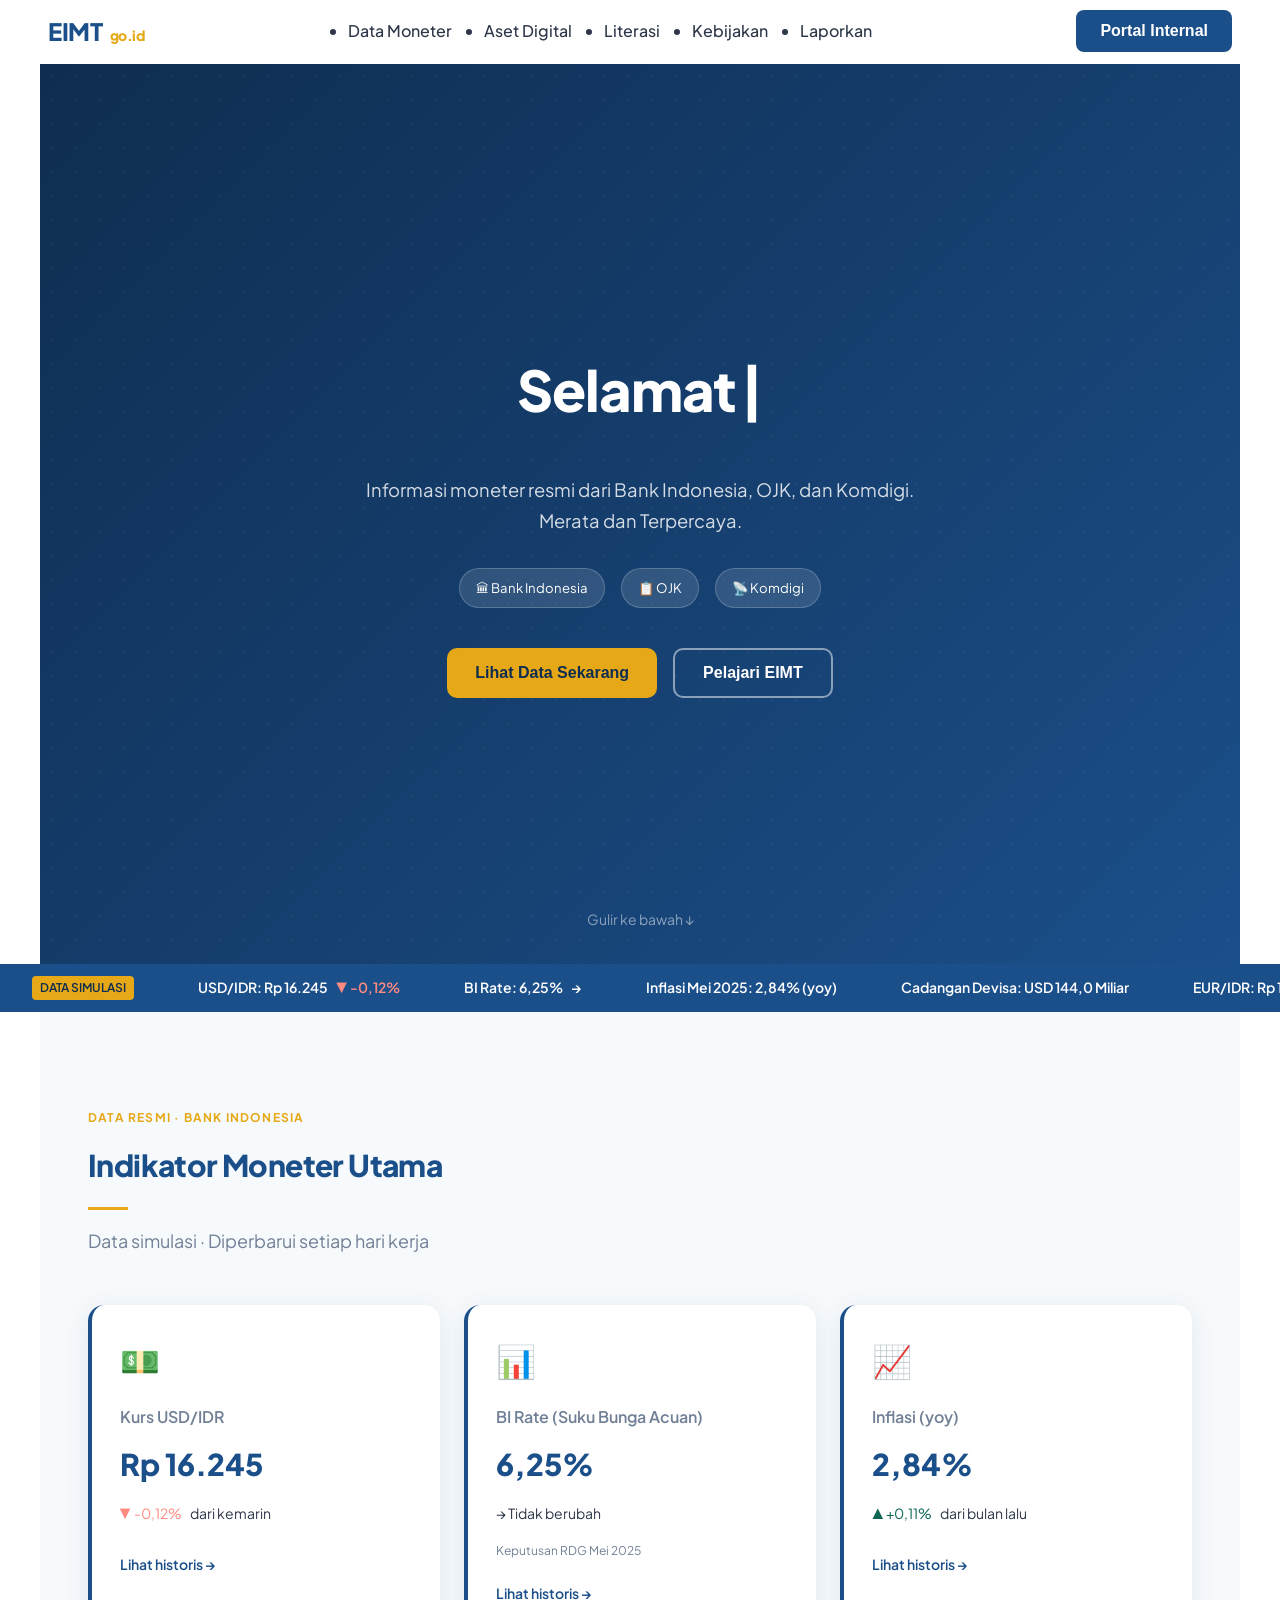
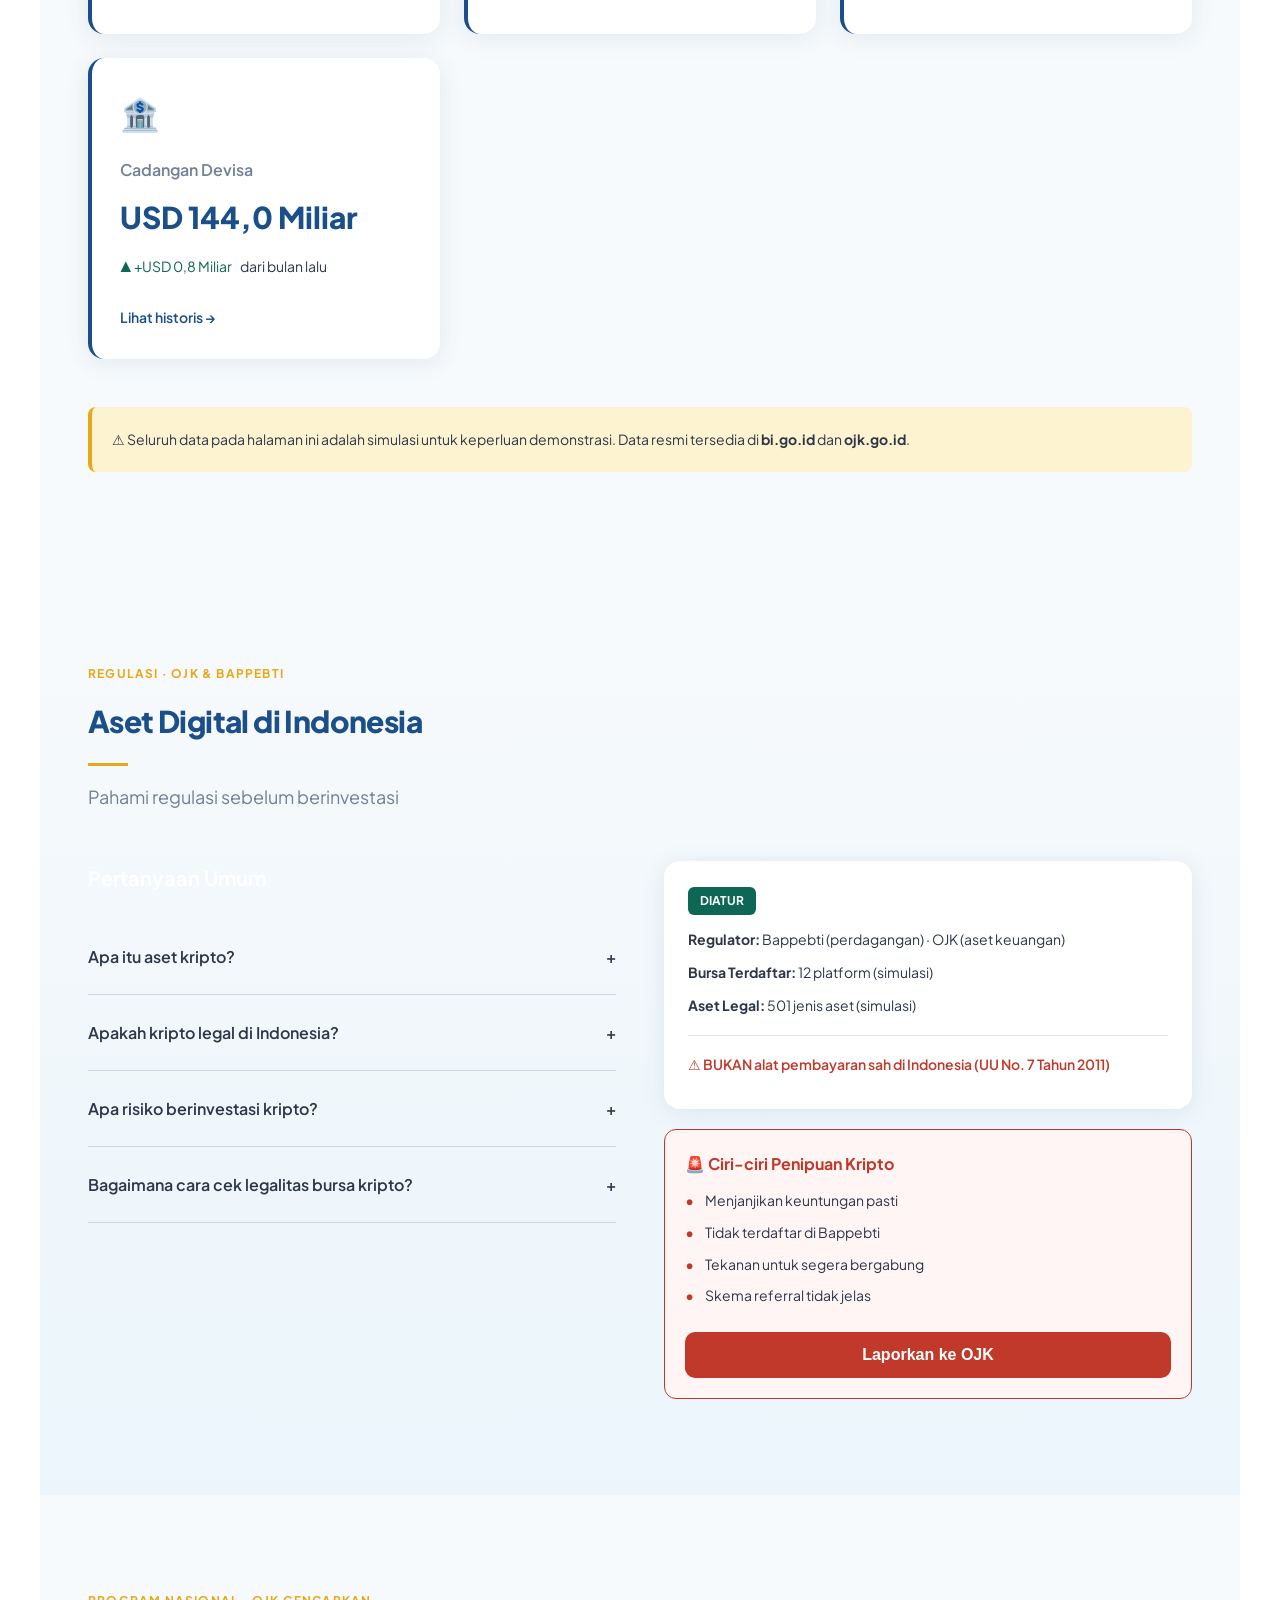
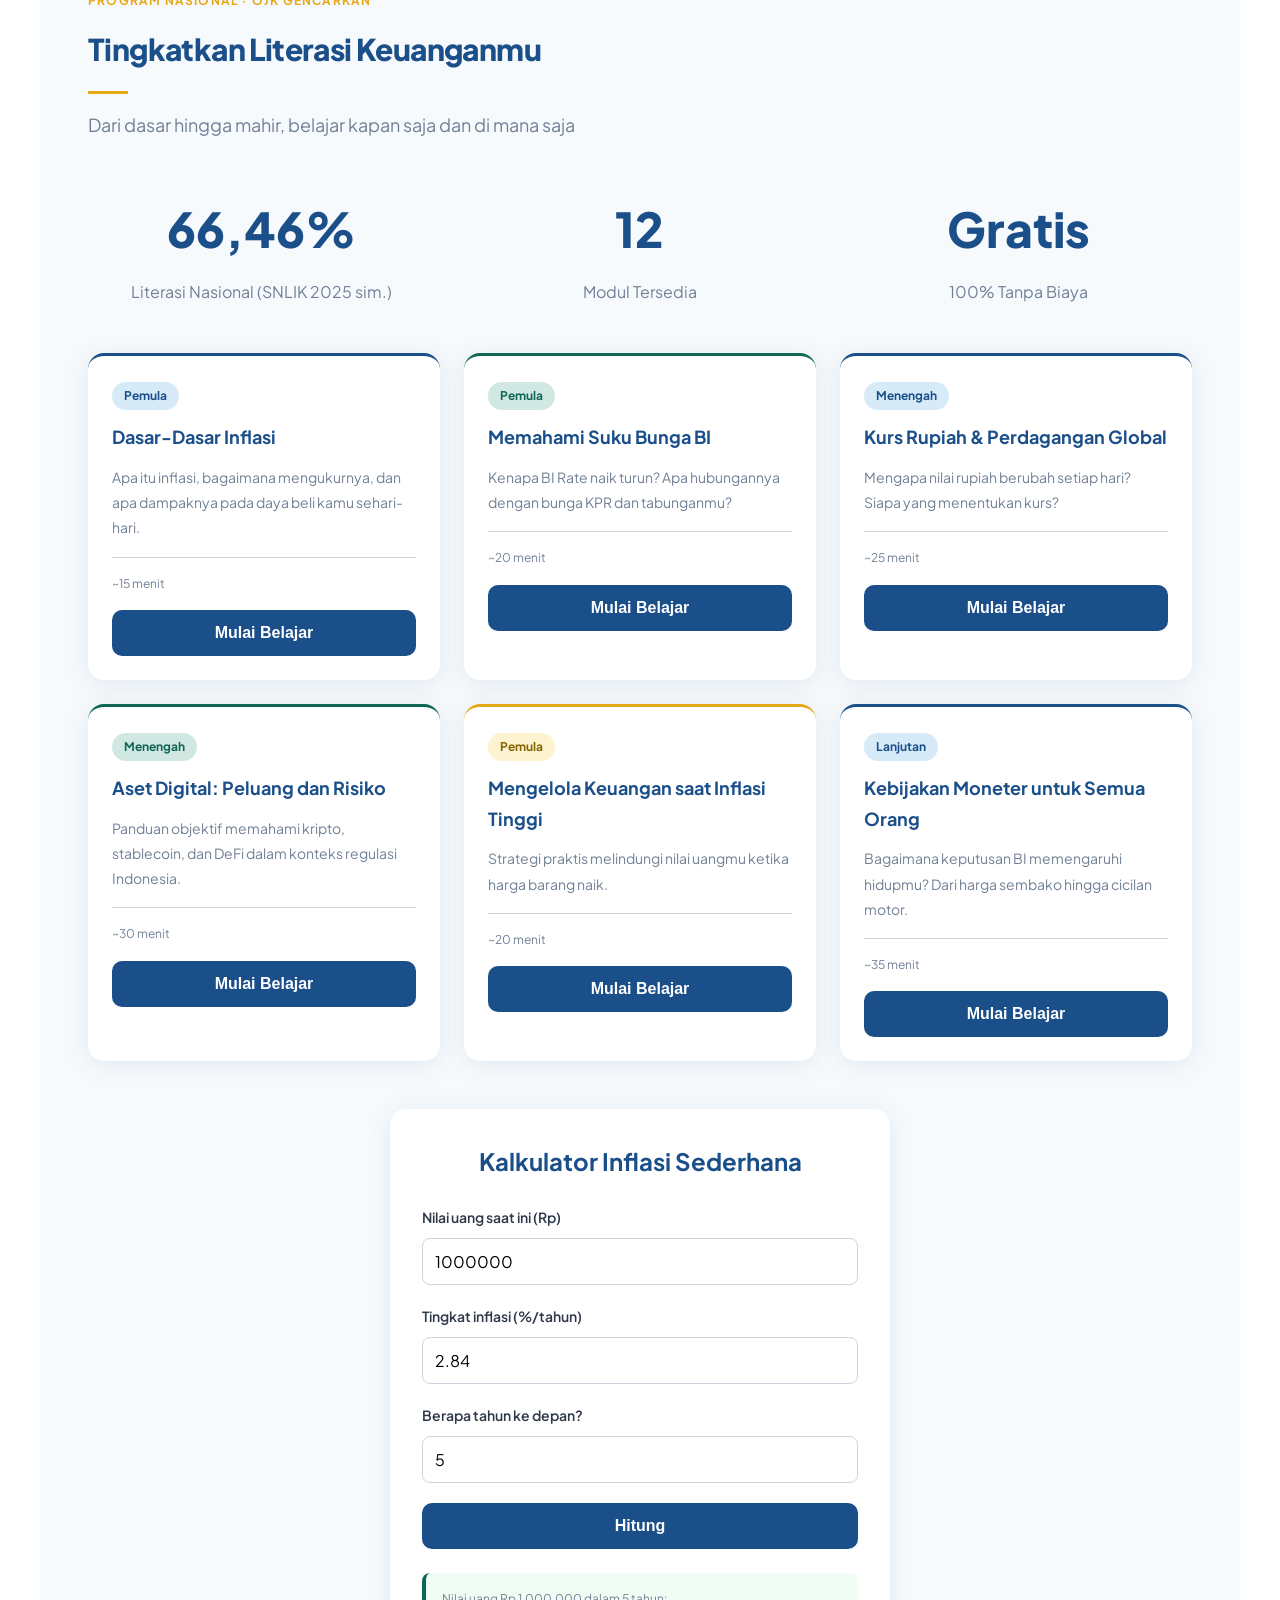
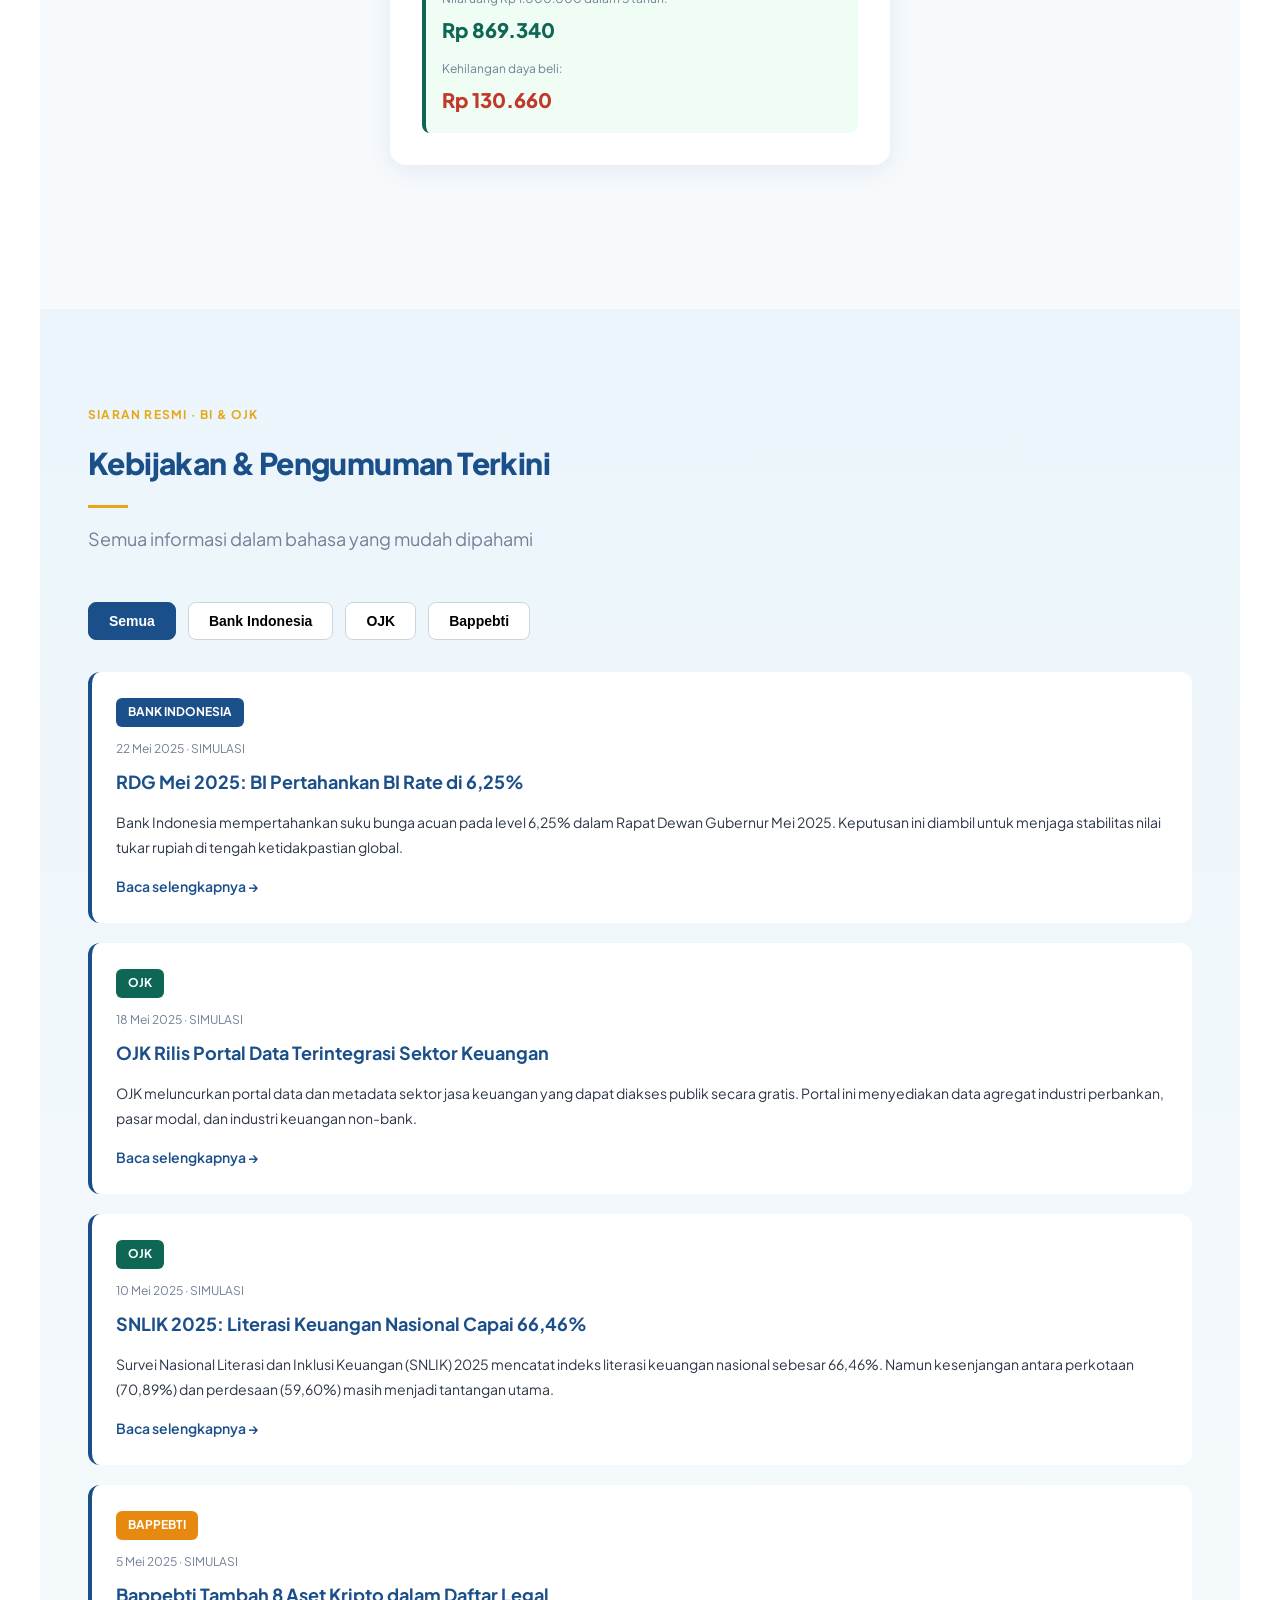
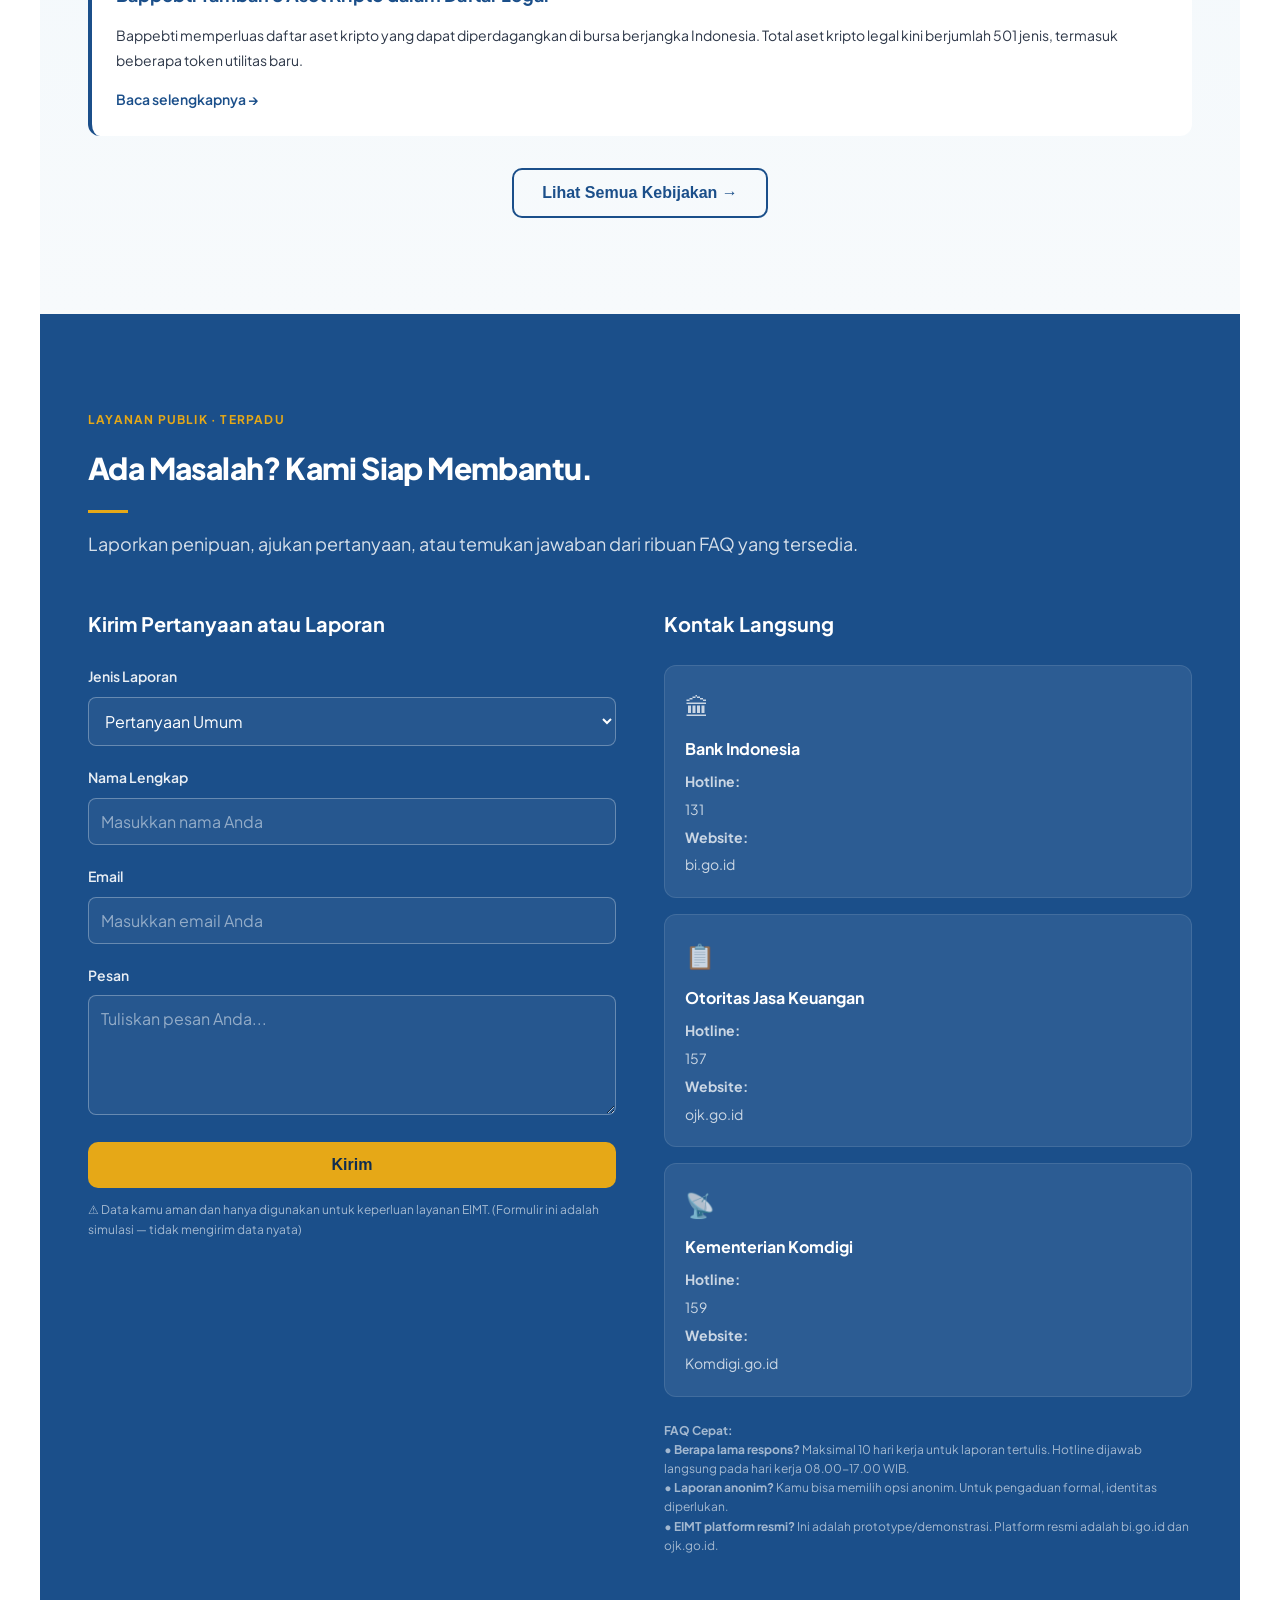
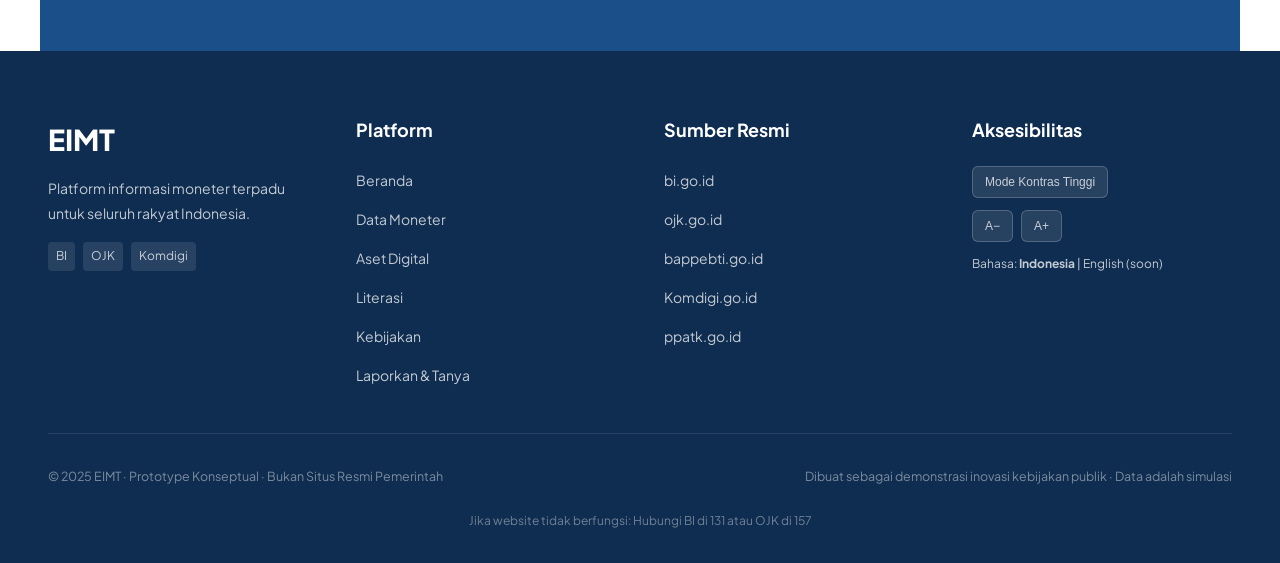
<file: index.html>
<!DOCTYPE html>
<html lang="id">
<head>
  <meta charset="UTF-8">
  <meta name="viewport" content="width=device-width, initial-scale=1.0">
  <title>EIMT — Ekosistem Informasi Moneter Terpadu</title>
  <link href="https://fonts.googleapis.com/css2?family=Plus+Jakarta+Sans:wght@400;500;600;700;800&display=swap" rel="stylesheet">
  <link rel="stylesheet" href="styles.css">
</head>

<body>
  <!-- Scroll Progress Bar -->
  <div class="scroll-progress-bar"></div>

  <!-- NAVBAR -->
  <nav role="navigation" aria-label="Navigasi utama">
    <div class="nav-brand">EIMT <span class="brand-go">go.id</span></div>
    <button class="hamburger" aria-label="Buka menu navigasi" id="hamburgerBtn">
      <span></span><span></span><span></span>
    </button>
    <ul class="nav-links" id="navLinks">
      <li><a href="#data-moneter" class="nav-link">Data Moneter</a></li>
      <li><a href="#aset-digital" class="nav-link">Aset Digital</a></li>
      <li><a href="#literasi" class="nav-link">Literasi</a></li>
      <li><a href="#kebijakan" class="nav-link">Kebijakan</a></li>
      <li><a href="#laporkan" class="nav-link">Laporkan</a></li>
    </ul>
    <button class="portal-btn" id="portalBtn" aria-label="Masuk ke portal internal">
      Portal Internal
    </button>
  </nav>

  <!-- HERO SECTION -->
  <section class="hero" id="hero">
    <div class="hero-content">
      <h1>
        <span id="typewriterText"></span><span class="typewriter-cursor">|</span>
      </h1>
      <p class="hero-subtitle">Informasi moneter resmi dari Bank Indonesia, OJK, dan Komdigi. Merata dan Terpercaya.</p>
      <div class="hero-badges">
        <div class="badge">🏛 Bank Indonesia</div>
        <div class="badge">📋 OJK</div>
        <div class="badge">📡 Komdigi</div>
      </div>
      <div class="hero-cta">
        <button class="btn btn-primary" onclick="smoothScrollTo('#data-moneter')">Lihat Data Sekarang</button>
        <button class="btn btn-secondary" onclick="smoothScrollTo('#literasi')">Pelajari EIMT</button>
      </div>
    </div>
    <div class="scroll-indicator">
      Gulir ke bawah ↓
    </div>
  </section>

  <!-- TICKER -->
  <div class="ticker">
    <div class="ticker-content">
      <div class="ticker-item">
        <span class="ticker-badge">DATA SIMULASI</span>
      </div>
      <div class="ticker-item">
        <span>USD/IDR: Rp 16.245</span>
        <span class="negative">▼ -0,12%</span>
      </div>
      <div class="ticker-item">
        <span>BI Rate: 6,25%</span>
        <span>→</span>
      </div>
      <div class="ticker-item">
        <span>Inflasi Mei 2025: 2,84% (yoy)</span>
      </div>
      <div class="ticker-item">
        <span>Cadangan Devisa: USD 144,0 Miliar</span>
      </div>
      <div class="ticker-item">
        <span>EUR/IDR: Rp 17.680</span>
        <span class="positive">▲ +0,08%</span>
      </div>
      <div class="ticker-item">
        <span>SGD/IDR: Rp 12.105</span>
        <span class="negative">▼ -0,05%</span>
      </div>
      <div class="ticker-item">
        <span>Diperbarui: SIMULASI</span>
      </div>
      <!-- Duplicate for seamless loop -->
      <div class="ticker-item">
        <span class="ticker-badge">DATA SIMULASI</span>
      </div>
      <div class="ticker-item">
        <span>USD/IDR: Rp 16.245</span>
        <span class="negative">▼ -0,12%</span>
      </div>
      <div class="ticker-item">
        <span>BI Rate: 6,25%</span>
        <span>→</span>
      </div>
    </div>
  </div>

  <!-- STATUS BANNER -->
  <div class="status-banner" id="statusBanner"></div>

  <!-- SECTION: DATA MONETER -->
  <section id="data-moneter">
    <div class="section-header">
      <div class="section-label">DATA RESMI · BANK INDONESIA</div>
      <h2 class="section-title">Indikator Moneter Utama</h2>
      <p class="section-subtitle">Data simulasi · Diperbarui setiap hari kerja</p>
    </div>

    <div class="data-grid">
      <div class="data-card" data-delay="0" data-source="live">
        <div class="data-icon">💵</div>
        <h3>Kurs USD/IDR</h3>
        <div class="data-value">Rp 16.245</div>
        <div class="data-change">
          <span class="negative">▼ -0,12%</span>
          <span>dari kemarin</span>
        </div>
        <a href="#" class="data-link">Lihat historis →</a>
      </div>

      <div class="data-card" data-delay="100" data-source="live">
        <div class="data-icon">📊</div>
        <h3>BI Rate (Suku Bunga Acuan)</h3>
        <div class="data-value">6,25%</div>
        <div class="data-change">
          <span>→ Tidak berubah</span>
        </div>
        <p style="font-size: var(--text-xs); color: var(--gray-500); margin: 8px 0;">Keputusan RDG Mei 2025</p>
        <a href="#" class="data-link">Lihat historis →</a>
      </div>

      <div class="data-card" data-delay="200" data-source="live">
        <div class="data-icon">📈</div>
        <h3>Inflasi (yoy)</h3>
        <div class="data-value">2,84%</div>
        <div class="data-change">
          <span class="positive">▲ +0,11%</span>
          <span>dari bulan lalu</span>
        </div>
        <a href="#" class="data-link">Lihat historis →</a>
      </div>

      <div class="data-card" data-delay="300" data-source="live">
        <div class="data-icon">🏦</div>
        <h3>Cadangan Devisa</h3>
        <div class="data-value">USD 144,0 Miliar</div>
        <div class="data-change">
          <span class="positive">▲ +USD 0,8 Miliar</span>
          <span>dari bulan lalu</span>
        </div>
        <a href="#" class="data-link">Lihat historis →</a>
      </div>
    </div>

    <div class="disclaimer-box">
      ⚠ Seluruh data pada halaman ini adalah simulasi untuk keperluan demonstrasi. Data resmi tersedia di <strong>bi.go.id</strong> dan <strong>ojk.go.id</strong>.
    </div>
  </section>

  <!-- SECTION: ASET DIGITAL -->
  <section id="aset-digital">
    <div class="section-header">
      <div class="section-label">REGULASI · OJK & BAPPEBTI</div>
      <h2 class="section-title">Aset Digital di Indonesia</h2>
      <p class="section-subtitle">Pahami regulasi sebelum berinvestasi</p>
    </div>

    <div class="asset-layout">
      <div class="form-section">
        <h3>Pertanyaan Umum</h3>
        <div class="accordion">
          <div class="accordion-item">
            <div class="accordion-header">
              <span>Apa itu aset kripto?</span>
              <span class="accordion-icon">+</span>
            </div>
            <div class="accordion-content">
              <div class="accordion-text">
                Aset kripto adalah aset digital yang menggunakan kriptografi untuk mengamankan transaksi. Di Indonesia, aset kripto diatur oleh Bappebti sebagai komoditas digital, bukan alat pembayaran yang sah.
              </div>
            </div>
          </div>

          <div class="accordion-item">
            <div class="accordion-header">
              <span>Apakah kripto legal di Indonesia?</span>
              <span class="accordion-icon">+</span>
            </div>
            <div class="accordion-content">
              <div class="accordion-text">
                Perdagangan aset kripto legal di Indonesia melalui bursa yang terdaftar di Bappebti. Namun, kripto BUKAN alat pembayaran sah. Bank Indonesia melarang penggunaan kripto sebagai alat bayar.
              </div>
            </div>
          </div>

          <div class="accordion-item">
            <div class="accordion-header">
              <span>Apa risiko berinvestasi kripto?</span>
              <span class="accordion-icon">+</span>
            </div>
            <div class="accordion-content">
              <div class="accordion-text">
                Volatilitas tinggi, risiko kehilangan seluruh modal, potensi penipuan, dan tidak ada jaminan pemerintah. Selalu gunakan bursa terdaftar dan jangan investasikan dana yang tidak mampu hilang.
              </div>
            </div>
          </div>

          <div class="accordion-item">
            <div class="accordion-header">
              <span>Bagaimana cara cek legalitas bursa kripto?</span>
              <span class="accordion-icon">+</span>
            </div>
            <div class="accordion-content">
              <div class="accordion-text">
                Cek daftar bursa kripto legal di situs resmi Bappebti (bappebti.go.id). Jangan percaya platform yang tidak terdaftar.
              </div>
            </div>
          </div>
        </div>
      </div>

      <div class="contact-section">
        <div class="status-card">
          <div class="status-badge">DIATUR</div>
          <div class="status-content">
            <p><strong>Regulator:</strong> Bappebti (perdagangan) · OJK (aset keuangan)</p>
            <p><strong>Bursa Terdaftar:</strong> 12 platform (simulasi)</p>
            <p><strong>Aset Legal:</strong> 501 jenis aset (simulasi)</p>
            <hr style="border: none; border-top: 1px solid rgba(0,0,0,0.1); margin: 16px 0;">
            <p style="color: var(--red); margin-top: 16px; font-weight: 600;">
              ⚠ BUKAN alat pembayaran sah di Indonesia (UU No. 7 Tahun 2011)
            </p>
          </div>
        </div>

        <div class="warning-card">
          <h4>🚨 Ciri-ciri Penipuan Kripto</h4>
          <ul>
            <li>Menjanjikan keuntungan pasti</li>
            <li>Tidak terdaftar di Bappebti</li>
            <li>Tekanan untuk segera bergabung</li>
            <li>Skema referral tidak jelas</li>
          </ul>
          <button class="btn btn-primary" style="width: 100%; margin-top: 16px; background: var(--red); color: white;" onclick="smoothScrollTo('#laporkan')">Laporkan ke OJK</button>
        </div>
      </div>
    </div>
  </section>

  <!-- SECTION: LITERASI KEUANGAN -->
  <section id="literasi">
    <div class="section-header">
      <div class="section-label">PROGRAM NASIONAL · OJK GENCARKAN</div>
      <h2 class="section-title">Tingkatkan Literasi Keuanganmu</h2>
      <p class="section-subtitle">Dari dasar hingga mahir, belajar kapan saja dan di mana saja</p>
    </div>

    <div class="stats-row">
      <div class="stat-item">
        <div class="stat-number">66,46%</div>
        <div class="stat-label">Literasi Nasional (SNLIK 2025 sim.)</div>
      </div>
      <div class="stat-item">
        <div class="stat-number">12</div>
        <div class="stat-label">Modul Tersedia</div>
      </div>
      <div class="stat-item">
        <div class="stat-number">Gratis</div>
        <div class="stat-label">100% Tanpa Biaya</div>
      </div>
    </div>

    <div class="module-grid">
      <div class="module-card" data-delay="0" style="border-top-color: var(--navy);">
        <span class="module-level" style="background: #D6EAF8; color: var(--navy);">Pemula</span>
        <h3>Dasar-Dasar Inflasi</h3>
        <p class="module-desc">Apa itu inflasi, bagaimana mengukurnya, dan apa dampaknya pada daya beli kamu sehari-hari.</p>
        <div class="module-meta">
          <span>~15 menit</span>
        </div>
        <button class="btn">Mulai Belajar</button>
      </div>

      <div class="module-card" data-delay="100" style="border-top-color: var(--teal);">
        <span class="module-level" style="background: #D1E7E1; color: var(--teal);">Pemula</span>
        <h3>Memahami Suku Bunga BI</h3>
        <p class="module-desc">Kenapa BI Rate naik turun? Apa hubungannya dengan bunga KPR dan tabunganmu?</p>
        <div class="module-meta">
          <span>~20 menit</span>
        </div>
        <button class="btn">Mulai Belajar</button>
      </div>

      <div class="module-card" data-delay="200" style="border-top-color: var(--navy);">
        <span class="module-level" style="background: #D6EAF8; color: var(--navy);">Menengah</span>
        <h3>Kurs Rupiah & Perdagangan Global</h3>
        <p class="module-desc">Mengapa nilai rupiah berubah setiap hari? Siapa yang menentukan kurs?</p>
        <div class="module-meta">
          <span>~25 menit</span>
        </div>
        <button class="btn">Mulai Belajar</button>
      </div>

      <div class="module-card" data-delay="300" style="border-top-color: var(--teal);">
        <span class="module-level" style="background: #D1E7E1; color: var(--teal);">Menengah</span>
        <h3>Aset Digital: Peluang dan Risiko</h3>
        <p class="module-desc">Panduan objektif memahami kripto, stablecoin, dan DeFi dalam konteks regulasi Indonesia.</p>
        <div class="module-meta">
          <span>~30 menit</span>
        </div>
        <button class="btn">Mulai Belajar</button>
      </div>

      <div class="module-card" data-delay="0" style="border-top-color: var(--amber);">
        <span class="module-level" style="background: #FEF3D0; color: #856404;">Pemula</span>
        <h3>Mengelola Keuangan saat Inflasi Tinggi</h3>
        <p class="module-desc">Strategi praktis melindungi nilai uangmu ketika harga barang naik.</p>
        <div class="module-meta">
          <span>~20 menit</span>
        </div>
        <button class="btn">Mulai Belajar</button>
      </div>

      <div class="module-card" data-delay="100" style="border-top-color: var(--navy);">
        <span class="module-level" style="background: #D6EAF8; color: var(--navy);">Lanjutan</span>
        <h3>Kebijakan Moneter untuk Semua Orang</h3>
        <p class="module-desc">Bagaimana keputusan BI memengaruhi hidupmu? Dari harga sembako hingga cicilan motor.</p>
        <div class="module-meta">
          <span>~35 menit</span>
        </div>
        <button class="btn">Mulai Belajar</button>
      </div>
    </div>

    <div class="calculator-box">
      <h3>Kalkulator Inflasi Sederhana</h3>

      <div class="calc-group">
        <label for="currentValue">Nilai uang saat ini (Rp)</label>
        <input type="number" id="currentValue" placeholder="Contoh: 1000000" value="1000000">
      </div>

      <div class="calc-group">
        <label for="inflationRate">Tingkat inflasi (%/tahun)</label>
        <input type="number" id="inflationRate" placeholder="Contoh: 2.84" value="2.84" step="0.01">
      </div>

      <div class="calc-group">
        <label for="years">Berapa tahun ke depan?</label>
        <input type="number" id="years" placeholder="Contoh: 5" value="5">
      </div>

      <button class="btn" style="background: var(--navy); color: var(--white); width: 100%;" onclick="calculateInflation()">Hitung</button>

      <div class="calc-result">
        <div class="calc-result-label">Nilai uang Rp 1.000.000 dalam 5 tahun:</div>
        <div class="calc-result-value" id="futureValue">Rp 869.600</div>
        <div class="calc-result-label" style="margin-top: 12px;">Kehilangan daya beli:</div>
        <div class="calc-result-value" style="color: var(--red);" id="powerLoss">Rp 130.400</div>
      </div>
    </div>
  </section>

  <!-- SECTION: KEBIJAKAN TERBARU -->
  <section id="kebijakan">
    <div class="section-header">
      <div class="section-label">SIARAN RESMI · BI & OJK</div>
      <h2 class="section-title">Kebijakan & Pengumuman Terkini</h2>
      <p class="section-subtitle">Semua informasi dalam bahasa yang mudah dipahami</p>
    </div>

    <div class="filter-tabs">
      <button class="filter-tab active" onclick="filterNews('all')">Semua</button>
      <button class="filter-tab" onclick="filterNews('bi')">Bank Indonesia</button>
      <button class="filter-tab" onclick="filterNews('ojk')">OJK</button>
      <button class="filter-tab" onclick="filterNews('bappebti')">Bappebti</button>
    </div>

    <div class="news-list">
      <div class="news-card" data-delay="0" data-category="bi">
        <div class="news-badge bi">BANK INDONESIA</div>
        <div class="news-date">22 Mei 2025 · SIMULASI</div>
        <h3>RDG Mei 2025: BI Pertahankan BI Rate di 6,25%</h3>
        <p class="news-summary">
          Bank Indonesia mempertahankan suku bunga acuan pada level 6,25% dalam Rapat Dewan Gubernur Mei 2025. Keputusan ini diambil untuk menjaga stabilitas nilai tukar rupiah di tengah ketidakpastian global.
        </p>
        <a href="#" class="news-link">Baca selengkapnya →</a>
      </div>

      <div class="news-card" data-delay="100" data-category="ojk">
        <div class="news-badge ojk">OJK</div>
        <div class="news-date">18 Mei 2025 · SIMULASI</div>
        <h3>OJK Rilis Portal Data Terintegrasi Sektor Keuangan</h3>
        <p class="news-summary">
          OJK meluncurkan portal data dan metadata sektor jasa keuangan yang dapat diakses publik secara gratis. Portal ini menyediakan data agregat industri perbankan, pasar modal, dan industri keuangan non-bank.
        </p>
        <a href="#" class="news-link">Baca selengkapnya →</a>
      </div>

      <div class="news-card" data-delay="200" data-category="ojk">
        <div class="news-badge ojk">OJK</div>
        <div class="news-date">10 Mei 2025 · SIMULASI</div>
        <h3>SNLIK 2025: Literasi Keuangan Nasional Capai 66,46%</h3>
        <p class="news-summary">
          Survei Nasional Literasi dan Inklusi Keuangan (SNLIK) 2025 mencatat indeks literasi keuangan nasional sebesar 66,46%. Namun kesenjangan antara perkotaan (70,89%) dan perdesaan (59,60%) masih menjadi tantangan utama.
        </p>
        <a href="#" class="news-link">Baca selengkapnya →</a>
      </div>

      <div class="news-card" data-delay="300" data-category="bappebti">
        <div class="news-badge bappebti">BAPPEBTI</div>
        <div class="news-date">5 Mei 2025 · SIMULASI</div>
        <h3>Bappebti Tambah 8 Aset Kripto dalam Daftar Legal</h3>
        <p class="news-summary">
          Bappebti memperluas daftar aset kripto yang dapat diperdagangkan di bursa berjangka Indonesia. Total aset kripto legal kini berjumlah 501 jenis, termasuk beberapa token utilitas baru.
        </p>
        <a href="#" class="news-link">Baca selengkapnya →</a>
      </div>
    </div>

    <div class="view-all-btn">
      <button class="btn" style="border: 2px solid var(--navy); color: var(--navy); background: transparent;">Lihat Semua Kebijakan →</button>
    </div>
  </section>

  <!-- SECTION: LAPORKAN & TANYA -->
  <section id="laporkan">
    <div class="section-header">
      <div class="section-label">LAYANAN PUBLIK · TERPADU</div>
      <h2 class="section-title">Ada Masalah? Kami Siap Membantu.</h2>
      <p class="section-subtitle">Laporkan penipuan, ajukan pertanyaan, atau temukan jawaban dari ribuan FAQ yang tersedia.</p>
    </div>

    <div class="report-layout">
      <div class="form-section">
        <h3>Kirim Pertanyaan atau Laporan</h3>

        <form id="reportForm" onsubmit="submitReport(event)">
          <div class="form-group">
            <label for="reportType">Jenis Laporan</label>
            <select id="reportType" name="reportType">
              <option>Pertanyaan Umum</option>
              <option>Laporan Penipuan</option>
              <option>Pengaduan Layanan</option>
              <option>Informasi Regulasi</option>
            </select>
          </div>

          <div class="form-group">
            <label for="reportName">Nama Lengkap</label>
            <input type="text" id="reportName" name="reportName" placeholder="Masukkan nama Anda" required>
          </div>

          <div class="form-group">
            <label for="reportEmail">Email</label>
            <input type="email" id="reportEmail" name="reportEmail" placeholder="Masukkan email Anda" required>
          </div>

          <div class="form-group">
            <label for="reportMessage">Pesan</label>
            <textarea id="reportMessage" name="reportMessage" placeholder="Tuliskan pesan Anda..." required></textarea>
          </div>

          <button type="submit" class="btn btn-primary" style="width: 100%; background: var(--amber); color: var(--navy-dark);">Kirim</button>
        </form>

        <p class="form-note">⚠ Data kamu aman dan hanya digunakan untuk keperluan layanan EIMT. (Formulir ini adalah simulasi — tidak mengirim data nyata)</p>
      </div>

      <div class="contact-section">
        <h3>Kontak Langsung</h3>

        <div class="contact-cards">
          <div class="contact-card">
            <div class="contact-icon">🏛</div>
            <div class="contact-name">Bank Indonesia</div>
            <div class="contact-info">
              <strong>Hotline:</strong> 131
              <strong>Website:</strong> bi.go.id
            </div>
          </div>

          <div class="contact-card">
            <div class="contact-icon">📋</div>
            <div class="contact-name">Otoritas Jasa Keuangan</div>
            <div class="contact-info">
              <strong>Hotline:</strong> 157
              <strong>Website:</strong> ojk.go.id
            </div>
          </div>

          <div class="contact-card">
            <div class="contact-icon">📡</div>
            <div class="contact-name">Kementerian Komdigi</div>
            <div class="contact-info">
              <strong>Hotline:</strong> 159
              <strong>Website:</strong> Komdigi.go.id
            </div>
          </div>
        </div>

        <p style="font-size: var(--text-xs); color: rgba(255,255,255,0.6); margin-top: 24px; line-height: 1.6;">
          <strong>FAQ Cepat:</strong><br>
          <strong>• Berapa lama respons?</strong> Maksimal 10 hari kerja untuk laporan tertulis. Hotline dijawab langsung pada hari kerja 08.00-17.00 WIB.<br>
          <strong>• Laporan anonim?</strong> Kamu bisa memilih opsi anonim. Untuk pengaduan formal, identitas diperlukan.<br>
          <strong>• EIMT platform resmi?</strong> Ini adalah prototype/demonstrasi. Platform resmi adalah bi.go.id dan ojk.go.id.
        </p>
      </div>
    </div>
  </section>

  <!-- FOOTER -->
  <footer>
    <div class="footer-grid">
      <div class="footer-col">
        <div style="font-size: 1.8rem; font-weight: 800; color: var(--white); margin-bottom: 12px;">EIMT</div>
        <p style="font-size: var(--text-sm); line-height: 1.8; margin-bottom: 16px;">Platform informasi moneter terpadu untuk seluruh rakyat Indonesia.</p>
        <div style="display: flex; gap: 8px; font-size: var(--text-xs);">
          <span style="background: rgba(255,255,255,0.1); padding: 4px 8px; border-radius: 4px;">BI</span>
          <span style="background: rgba(255,255,255,0.1); padding: 4px 8px; border-radius: 4px;">OJK</span>
          <span style="background: rgba(255,255,255,0.1); padding: 4px 8px; border-radius: 4px;">Komdigi</span>
        </div>
      </div>

      <div class="footer-col">
        <h4>Platform</h4>
        <ul>
          <li><a href="#hero">Beranda</a></li>
          <li><a href="#data-moneter">Data Moneter</a></li>
          <li><a href="#aset-digital">Aset Digital</a></li>
          <li><a href="#literasi">Literasi</a></li>
          <li><a href="#kebijakan">Kebijakan</a></li>
          <li><a href="#laporkan">Laporkan & Tanya</a></li>
        </ul>
      </div>

      <div class="footer-col">
        <h4>Sumber Resmi</h4>
        <ul>
          <li><a href="https://bi.go.id" target="_blank">bi.go.id</a></li>
          <li><a href="https://ojk.go.id" target="_blank">ojk.go.id</a></li>
          <li><a href="https://bappebti.go.id" target="_blank">bappebti.go.id</a></li>
          <li><a href="https://Komdigi.go.id" target="_blank">Komdigi.go.id</a></li>
          <li><a href="https://ppatk.go.id" target="_blank">ppatk.go.id</a></li>
        </ul>
      </div>

      <div class="footer-col">
        <h4>Aksesibilitas</h4>
        <button class="footer-toggle" onclick="toggleContrast()">Mode Kontras Tinggi</button>
        <div style="display: flex; gap: 8px; margin-top: 12px;">
          <button class="footer-toggle" onclick="adjustFontSize(-1)">A−</button>
          <button class="footer-toggle" onclick="adjustFontSize(1)">A+</button>
        </div>
        <p style="font-size: var(--text-xs); margin-top: 12px;">Bahasa: <strong>Indonesia</strong> | English (soon)</p>
      </div>
    </div>

    <div class="footer-bottom">
      <div>© 2025 EIMT · Prototype Konseptual · Bukan Situs Resmi Pemerintah</div>
      <div class="footer-bottom-right">Dibuat sebagai demonstrasi inovasi kebijakan publik · Data adalah simulasi</div>
    </div>

    <p style="text-align: center; font-size: var(--text-xs); color: rgba(255,255,255,0.4); margin-top: 24px;">
      Jika website tidak berfungsi: Hubungi BI di 131 atau OJK di 157
    </p>
  </footer>

  <!-- MODAL: PORTAL INTERNAL -->
  <div class="modal" id="portalModal">
    <div class="modal-box">
      <button class="modal-close" onclick="closePortalModal()">×</button>
      <div class="modal-icon">🔒</div>
      <h2 class="modal-title">Portal Internal EIMT</h2>
      <p class="modal-subtitle">Akses terbatas untuk otoritas BI, OJK, dan PPATK</p>

      <form class="modal-form" onsubmit="submitPortalLogin(event)">
        <input type="email" placeholder="nama@bi.go.id / ojk.go.id / ppatk.go.id" required>
        <input type="password" placeholder="Password" required>
        <input type="text" placeholder="Kode 2FA (6 digit)" maxlength="6" required>
        <button type="submit">Masuk ke Dashboard</button>
      </form>

      <div class="modal-warning">
        ⚠ Akses tidak sah ke sistem pemerintah merupakan pelanggaran hukum berdasarkan UU ITE. Semua upaya akses dicatat.
      </div>
    </div>
  </div>

  <!-- BACK TO TOP BUTTON -->
  <button class="back-to-top" id="backToTopBtn" onclick="scrollToTop()">↑</button>

  <script src="script.js"></script>
</body>
</html>
</file>
<file: styles.css>
:root {
  --navy: #1B4F8A;
  --navy-dark: #0F2D50;
  --navy-light: #D6EAF8;
  --amber: #E6A817;
  --amber-light: #FEF3D0;
  --teal: #0E6655;
  --red: #C0392B;
  --white: #FFFFFF;
  --off-white: #F7FAFC;
  --gray-100: #EDF2F7;
  --gray-300: #CBD5E0;
  --gray-500: #718096;
  --gray-800: #2D3748;
  --shadow: rgba(27, 79, 138, 0.10);

  --text-xs: 0.75rem;
  --text-sm: 0.875rem;
  --text-base: 1rem;
  --text-lg: 1.125rem;
  --text-xl: 1.25rem;
  --text-2xl: 1.5rem;
  --text-3xl: 1.875rem;
  --text-4xl: 2.25rem;
  --text-5xl: 3rem;
}

* {
  margin: 0;
  padding: 0;
  box-sizing: border-box;
}

html {
  scroll-behavior: smooth;
}

body {
  font-family: 'Plus Jakarta Sans', system-ui, -apple-system, sans-serif;
  color: var(--gray-800);
  background-color: var(--white);
  line-height: 1.7;
}

/* ============ SCROLL INDICATORS ============ */
.scroll-progress-bar {
  position: fixed;
  top: 0;
  left: 0;
  height: 3px;
  background: var(--amber);
  z-index: 9999;
  width: 0%;
  transition: width 0.1s ease;
}

/* ============ NAVBAR ============ */
nav {
  position: fixed;
  top: 0;
  left: 0;
  right: 0;
  height: 64px;
  background: var(--white);
  z-index: 1000;
  display: flex;
  align-items: center;
  justify-content: space-between;
  padding: 0 48px;
  border-bottom: 2px solid transparent;
  transition: all 0.3s ease;
  box-shadow: none;
}

nav.scrolled {
  border-bottom-color: var(--navy);
  box-shadow: 0 2px 8px rgba(0, 0, 0, 0.1);
}

.nav-brand {
  font-size: var(--text-2xl);
  font-weight: 800;
  color: var(--navy);
  letter-spacing: -0.02em;
}

.nav-brand .brand-go {
  font-size: var(--text-sm);
  color: var(--amber);
  margin-left: 4px;
}

.nav-links {
  display: flex;
  gap: 32px;
  align-items: center;
}

.nav-link {
  text-decoration: none;
  color: var(--gray-800);
  font-weight: 500;
  font-size: var(--text-base);
  position: relative;
  transition: color 0.3s ease;
}

.nav-link::after {
  content: '';
  position: absolute;
  bottom: -8px;
  left: 0;
  width: 0;
  height: 2px;
  background: var(--amber);
  transition: width 0.3s ease;
}

.nav-link:hover::after,
.nav-link.active::after {
  width: 100%;
}

.nav-link.active {
  color: var(--navy);
  font-weight: 700;
}

.portal-btn {
  background: var(--navy);
  color: var(--white);
  border: none;
  padding: 12px 24px;
  border-radius: 8px;
  font-weight: 700;
  cursor: pointer;
  transition: all 0.2s ease;
  font-size: var(--text-base);
}

.portal-btn:hover {
  background: var(--navy-dark);
  transform: scale(1.02);
}

.hamburger {
  display: none;
  flex-direction: column;
  cursor: pointer;
  gap: 6px;
}

.hamburger span {
  width: 24px;
  height: 2px;
  background: var(--navy);
  transition: all 0.3s ease;
}

/* ============ HERO SECTION ============ */
.hero {
  height: 100vh;
  background: linear-gradient(135deg, var(--navy-dark) 0%, var(--navy) 100%);
  position: relative;
  display: flex;
  align-items: center;
  justify-content: center;
  overflow: hidden;
  margin-top: 64px;
}

.hero::before {
  content: '';
  position: absolute;
  top: 0;
  left: 0;
  right: 0;
  bottom: 0;
  background-image:
    radial-gradient(circle, rgba(255,255,255,0.04) 1px, transparent 1px);
  background-size: 24px 24px;
  pointer-events: none;
}

.hero-content {
  position: relative;
  z-index: 1;
  max-width: 760px;
  text-align: center;
  padding: 0 24px;
}

.hero h1 {
  color: var(--white);
  font-size: clamp(2rem, 5vw, 3.5rem);
  font-weight: 800;
  letter-spacing: -0.02em;
  min-height: 120px;
  display: flex;
  align-items: center;
  justify-content: center;
}

.typewriter-cursor {
  display: inline-block;
  animation: blink 0.7s infinite;
  margin-left: 4px;
}

@keyframes blink {
  0%, 49% { opacity: 1; }
  50%, 100% { opacity: 0; }
}

.hero-subtitle {
  color: rgba(255, 255, 255, 0.82);
  font-size: 1.15rem;
  max-width: 560px;
  margin: 24px auto 32px;
  opacity: 0;
  animation: fadeIn 0.8s ease 1s forwards;
}

.hero-badges {
  display: flex;
  gap: 16px;
  justify-content: center;
  flex-wrap: wrap;
  margin: 32px 0;
  opacity: 0;
  animation: fadeIn 0.8s ease 1.4s forwards;
}

.badge {
  background: rgba(255, 255, 255, 0.12);
  border: 1px solid rgba(255, 255, 255, 0.2);
  color: var(--white);
  padding: 8px 16px;
  border-radius: 999px;
  font-size: 0.82rem;
}

.hero-cta {
  display: flex;
  gap: 16px;
  justify-content: center;
  flex-wrap: wrap;
  margin-top: 40px;
  opacity: 0;
  animation: fadeIn 0.8s ease 1.8s forwards;
}

.btn {
  padding: 14px 28px;
  border-radius: 10px;
  font-weight: 700;
  cursor: pointer;
  transition: all 0.3s ease;
  border: none;
  font-size: var(--text-base);
}

.btn-primary {
  background: var(--amber);
  color: var(--navy-dark);
}

.btn-primary:hover {
  transform: scale(1.03);
  box-shadow: 0 8px 24px rgba(230, 168, 23, 0.3);
}

.btn-secondary {
  border: 2px solid rgba(255, 255, 255, 0.5);
  color: var(--white);
  background: transparent;
}

.btn-secondary:hover {
  background: rgba(255, 255, 255, 0.1);
  border-color: var(--white);
}

.scroll-indicator {
  position: absolute;
  bottom: 32px;
  left: 50%;
  transform: translateX(-50%);
  color: rgba(255, 255, 255, 0.5);
  font-size: var(--text-sm);
  text-align: center;
  animation: bounce 1.5s ease-in-out infinite;
}

@keyframes bounce {
  0%, 100% { transform: translateX(-50%) translateY(0); }
  50% { transform: translateX(-50%) translateY(8px); }
}

@keyframes fadeIn {
  from { opacity: 0; }
  to { opacity: 1; }
}

/* ============ TICKER ============ */
.ticker {
  background: var(--navy);
  height: 48px;
  display: flex;
  align-items: center;
  overflow: hidden;
  position: relative;
}

.ticker-content {
  display: flex;
  animation: scroll-ticker 35s linear infinite;
  white-space: nowrap;
  padding-right: 100%;
}

@keyframes scroll-ticker {
  0% { transform: translateX(0); }
  100% { transform: translateX(-50%); }
}

.ticker-item {
  color: var(--white);
  padding: 0 32px;
  font-size: var(--text-sm);
  display: flex;
  align-items: center;
  gap: 8px;
}

.ticker-item span {
  font-weight: 600;
}

.ticker-badge {
  background: var(--amber);
  color: var(--navy-dark);
  padding: 2px 8px;
  border-radius: 4px;
  font-weight: 700;
  font-size: var(--text-xs);
}

.positive { color: var(--teal); }
.negative { color: #FF8A80; }

/* ============ SECTION GENERAL ============ */
section {
  padding: 96px 48px;
  max-width: 1200px;
  margin: 0 auto;
}

.section-header {
  margin-bottom: 48px;
  opacity: 0;
  transform: translateY(32px);
  transition: opacity 0.6s ease, transform 0.6s ease;
}

.section-header.visible {
  opacity: 1;
  transform: translateY(0);
}

.section-label {
  font-size: var(--text-xs);
  font-weight: 700;
  color: var(--amber);
  letter-spacing: 0.1em;
  text-transform: uppercase;
  margin-bottom: 12px;
}

.section-title {
  font-size: var(--text-3xl);
  font-weight: 800;
  color: var(--navy);
  letter-spacing: -0.02em;
  margin-bottom: 16px;
}

.section-title::after {
  content: '';
  display: block;
  width: 40px;
  height: 3px;
  background: var(--amber);
  margin-top: 16px;
}

.section-subtitle {
  font-size: var(--text-lg);
  color: var(--gray-500);
  margin-top: 16px;
}

/* ============ SECTION: DATA MONETER ============ */
#data-moneter {
  background: var(--off-white);
}

.data-grid {
  display: grid;
  grid-template-columns: repeat(auto-fit, minmax(260px, 1fr));
  gap: 24px;
  margin-bottom: 48px;
}

.data-card {
  background: var(--white);
  border-radius: 16px;
  padding: 28px;
  border-left: 4px solid var(--navy);
  box-shadow: 0 4px 24px var(--shadow);
  transition: all 0.3s ease;
  opacity: 0;
  transform: translateY(32px);
}

.data-card.visible {
  opacity: 1;
  transform: translateY(0);
}

.data-card:hover {
  transform: translateY(-4px);
  box-shadow: 0 12px 32px rgba(27, 79, 138, 0.15);
}

.data-icon {
  font-size: 2rem;
  margin-bottom: 16px;
}

.data-card h3 {
  font-size: var(--text-base);
  color: var(--gray-500);
  margin-bottom: 8px;
  font-weight: 600;
}

.data-value {
  font-size: var(--text-3xl);
  font-weight: 800;
  color: var(--navy);
  margin-bottom: 12px;
}

.data-change {
  font-size: var(--text-sm);
  display: flex;
  align-items: center;
  gap: 8px;
  margin-bottom: 16px;
}

.data-link {
  font-size: var(--text-sm);
  color: var(--navy);
  text-decoration: none;
  font-weight: 600;
  display: inline-block;
  margin-top: 12px;
}

.data-link:hover {
  text-decoration: underline;
}

.disclaimer-box {
  background: var(--amber-light);
  border-left: 4px solid var(--amber);
  padding: 20px;
  border-radius: 8px;
  font-size: var(--text-sm);
  color: var(--gray-800);
  line-height: 1.8;
}

/* ============ SECTION: ASET DIGITAL ============ */
#aset-digital {
  background: linear-gradient(180deg, #F7FAFC 0%, #EBF5FB 100%);
}

.asset-layout {
  display: grid;
  grid-template-columns: 1fr 1fr;
  gap: 48px;
  align-items: start;
}

.accordion {
  margin-bottom: 24px;
}

.accordion-item {
  border-bottom: 1px solid var(--gray-300);
  padding: 16px 0;
}

.accordion-header {
  font-weight: 600;
  cursor: pointer;
  display: flex;
  justify-content: space-between;
  align-items: center;
  padding: 8px 0;
  user-select: none;
}

.accordion-icon {
  transition: transform 0.3s ease;
}

.accordion-item.open .accordion-icon {
  transform: rotate(45deg);
}

.accordion-content {
  max-height: 0;
  overflow: hidden;
  opacity: 0;
  transition: max-height 0.35s ease, opacity 0.35s ease;
}

.accordion-item.open .accordion-content {
  max-height: 300px;
  opacity: 1;
}

.accordion-text {
  font-size: var(--text-sm);
  color: var(--gray-800);
  line-height: 1.8;
  padding: 16px 0 0;
}

.status-card {
  background: var(--white);
  border-radius: 16px;
  padding: 24px;
  box-shadow: 0 4px 24px var(--shadow);
  margin-bottom: 20px;
  opacity: 0;
  transform: translateY(32px);
}

.status-card.visible {
  opacity: 1;
  transform: translateY(0);
}

.status-badge {
  display: inline-block;
  background: var(--teal);
  color: var(--white);
  padding: 4px 12px;
  border-radius: 6px;
  font-size: var(--text-xs);
  font-weight: 700;
  margin-bottom: 12px;
}

.status-content {
  font-size: var(--text-sm);
  line-height: 1.8;
  color: var(--gray-800);
}

.status-content p {
  margin-bottom: 8px;
}

.warning-card {
  background: #FFF5F5;
  border: 1px solid var(--red);
  border-radius: 12px;
  padding: 20px;
  margin-top: 20px;
}

.warning-card h4 {
  color: var(--red);
  margin-bottom: 12px;
  font-size: var(--text-base);
}

.warning-card ul {
  list-style: none;
  padding-left: 0;
}

.warning-card li {
  font-size: var(--text-sm);
  color: var(--gray-800);
  margin-bottom: 8px;
  padding-left: 20px;
  position: relative;
}

.warning-card li::before {
  content: '•';
  position: absolute;
  left: 0;
  color: var(--red);
  font-weight: bold;
}

/* ============ SECTION: LITERASI ============ */
#literasi {
  background: var(--off-white);
}

.stats-row {
  display: grid;
  grid-template-columns: repeat(auto-fit, minmax(200px, 1fr));
  gap: 32px;
  margin: 48px 0;
  text-align: center;
}

.stat-item {
  opacity: 0;
  animation: fadeIn 0.8s ease forwards;
}

.stat-number {
  font-size: var(--text-5xl);
  font-weight: 800;
  color: var(--navy);
}

.stat-label {
  font-size: var(--text-base);
  color: var(--gray-500);
  margin-top: 8px;
}

.module-grid {
  display: grid;
  grid-template-columns: repeat(auto-fit, minmax(300px, 1fr));
  gap: 24px;
  margin: 48px 0;
}

.module-card {
  background: var(--white);
  border-radius: 16px;
  padding: 24px;
  box-shadow: 0 4px 24px var(--shadow);
  transition: all 0.3s ease;
  border-top: 3px solid var(--navy);
  opacity: 0;
  transform: translateY(32px);
}

.module-card.visible {
  opacity: 1;
  transform: translateY(0);
}

.module-card:hover {
  transform: translateY(-4px);
  box-shadow: 0 12px 32px rgba(27, 79, 138, 0.15);
}

.module-level {
  display: inline-block;
  font-size: var(--text-xs);
  font-weight: 700;
  padding: 4px 12px;
  border-radius: 999px;
  margin-bottom: 12px;
  background: var(--navy-light);
  color: var(--navy);
}

.module-card h3 {
  font-size: var(--text-lg);
  color: var(--navy);
  margin-bottom: 12px;
  font-weight: 700;
}

.module-desc {
  font-size: var(--text-sm);
  color: var(--gray-500);
  line-height: 1.8;
  margin-bottom: 16px;
}

.module-meta {
  display: flex;
  justify-content: space-between;
  align-items: center;
  padding-top: 16px;
  border-top: 1px solid var(--gray-300);
  font-size: var(--text-xs);
  color: var(--gray-500);
}

.module-card .btn {
  width: 100%;
  margin-top: 16px;
  background: var(--navy);
  color: var(--white);
}

.calculator-box {
  background: var(--white);
  border-radius: 16px;
  padding: 32px;
  box-shadow: 0 4px 24px var(--shadow);
  max-width: 500px;
  margin: 48px auto;
  opacity: 0;
  animation: fadeIn 0.8s ease 0.3s forwards;
}

.calculator-box h3 {
  font-size: var(--text-2xl);
  color: var(--navy);
  margin-bottom: 24px;
  text-align: center;
}

.calc-group {
  margin-bottom: 20px;
}

.calc-group label {
  display: block;
  font-size: var(--text-sm);
  color: var(--gray-800);
  margin-bottom: 8px;
  font-weight: 600;
}

.calc-group input {
  width: 100%;
  padding: 12px;
  border: 1px solid var(--gray-300);
  border-radius: 8px;
  font-size: var(--text-base);
  font-family: inherit;
  transition: border-color 0.2s ease;
}

.calc-group input:focus {
  outline: none;
  border-color: var(--navy);
  box-shadow: 0 0 0 3px rgba(27, 79, 138, 0.1);
}

.calc-result {
  background: #F0FDF4;
  border-left: 4px solid var(--teal);
  padding: 16px;
  border-radius: 8px;
  margin-top: 24px;
  font-size: var(--text-sm);
}

.calc-result-label {
  color: var(--gray-500);
  font-size: var(--text-xs);
  margin-bottom: 4px;
}

.calc-result-value {
  font-size: var(--text-xl);
  font-weight: 800;
  color: var(--teal);
}

/* ============ SECTION: KEBIJAKAN ============ */
#kebijakan {
  background: linear-gradient(180deg, #EBF5FB 0%, #F7FAFC 100%);
}

.filter-tabs {
  display: flex;
  gap: 12px;
  margin-bottom: 32px;
  flex-wrap: wrap;
  opacity: 0;
  animation: fadeIn 0.8s ease forwards;
}

.filter-tab {
  padding: 10px 20px;
  border: 1px solid var(--gray-300);
  background: var(--white);
  border-radius: 8px;
  cursor: pointer;
  font-weight: 600;
  font-size: var(--text-sm);
  transition: all 0.3s ease;
}

.filter-tab.active {
  background: var(--navy);
  color: var(--white);
  border-color: var(--navy);
}

.filter-tab:hover {
  border-color: var(--navy);
}

.news-list {
  display: flex;
  flex-direction: column;
  gap: 20px;
}

.news-card {
  background: var(--white);
  border-radius: 12px;
  padding: 24px;
  border-left: 4px solid var(--navy);
  transition: all 0.3s ease;
  opacity: 0;
  transform: translateY(32px);
}

.news-card.visible {
  opacity: 1;
  transform: translateY(0);
}

.news-card:hover {
  transform: translateX(4px);
  background: var(--navy-light);
}

.news-badge {
  display: inline-block;
  font-size: var(--text-xs);
  font-weight: 700;
  padding: 4px 12px;
  border-radius: 6px;
  color: var(--white);
  margin-bottom: 12px;
}

.news-badge.bi { background: var(--navy); }
.news-badge.ojk { background: var(--teal); }
.news-badge.bappebti { background: #E8890F; }

.news-date {
  font-size: var(--text-xs);
  color: var(--gray-500);
  margin-bottom: 8px;
}

.news-card h3 {
  font-size: var(--text-lg);
  color: var(--navy);
  margin-bottom: 12px;
  font-weight: 700;
}

.news-summary {
  font-size: var(--text-sm);
  color: var(--gray-800);
  line-height: 1.8;
  margin-bottom: 12px;
}

.news-link {
  color: var(--navy);
  text-decoration: none;
  font-weight: 600;
  font-size: var(--text-sm);
}

.view-all-btn {
  margin-top: 32px;
  display: flex;
  justify-content: center;
}

/* ============ SECTION: LAPORKAN & TANYA ============ */
#laporkan {
  background: var(--navy);
  color: rgba(255, 255, 255, 0.75);
}

#laporkan .section-label {
  color: var(--amber);
}

#laporkan .section-title {
  color: var(--white);
}

#laporkan .section-subtitle {
  color: rgba(255, 255, 255, 0.82);
}

.report-layout {
  display: grid;
  grid-template-columns: 1fr 1fr;
  gap: 48px;
  margin-top: 48px;
}

.form-section {
  opacity: 0;
  animation: fadeIn 0.8s ease forwards;
}

.form-section h3 {
  color: var(--white);
  margin-bottom: 24px;
  font-size: var(--text-xl);
}

.form-group {
  margin-bottom: 20px;
}

.form-group label {
  display: block;
  color: rgba(255, 255, 255, 0.9);
  margin-bottom: 8px;
  font-size: var(--text-sm);
  font-weight: 600;
}

.form-group input,
.form-group select,
.form-group textarea {
  width: 100%;
  padding: 12px;
  border: 1px solid rgba(255, 255, 255, 0.3);
  background: rgba(255, 255, 255, 0.05);
  border-radius: 8px;
  color: var(--white);
  font-family: inherit;
  font-size: var(--text-base);
  transition: all 0.2s ease;
}

.form-group input::placeholder,
.form-group textarea::placeholder {
  color: rgba(255, 255, 255, 0.5);
}

.form-group input:focus,
.form-group select:focus,
.form-group textarea:focus {
  outline: none;
  border-color: var(--amber);
  background: rgba(255, 255, 255, 0.08);
  box-shadow: 0 0 0 3px rgba(230, 168, 23, 0.1);
}

.form-group textarea {
  min-height: 120px;
  resize: vertical;
}

.form-note {
  font-size: var(--text-xs);
  color: rgba(255, 255, 255, 0.6);
  margin-top: 12px;
  line-height: 1.6;
}

.contact-section {
  opacity: 0;
  animation: fadeIn 0.8s ease 0.2s forwards;
}

.contact-section h3 {
  color: var(--white);
  margin-bottom: 24px;
  font-size: var(--text-xl);
}

.contact-cards {
  display: flex;
  flex-direction: column;
  gap: 16px;
  margin-bottom: 24px;
}

.contact-card {
  background: rgba(255, 255, 255, 0.08);
  border-radius: 12px;
  padding: 20px;
  border: 1px solid rgba(255, 255, 255, 0.1);
}

.contact-icon {
  font-size: 1.5rem;
  margin-bottom: 8px;
}

.contact-name {
  font-weight: 700;
  color: var(--white);
  margin-bottom: 8px;
}

.contact-info {
  font-size: var(--text-sm);
  display: flex;
  flex-direction: column;
  gap: 4px;
}

/* ============ FOOTER ============ */
footer {
  background: var(--navy-dark);
  color: rgba(255, 255, 255, 0.75);
  padding: 64px 48px 32px;
}

.footer-grid {
  display: grid;
  grid-template-columns: repeat(auto-fit, minmax(250px, 1fr));
  gap: 48px;
  max-width: 1200px;
  margin: 0 auto 32px;
  padding-bottom: 32px;
  border-bottom: 1px solid rgba(255, 255, 255, 0.1);
}

.footer-col h4 {
  color: var(--white);
  margin-bottom: 20px;
  font-size: var(--text-lg);
  font-weight: 700;
}

.footer-col ul {
  list-style: none;
}

.footer-col li {
  margin-bottom: 12px;
}

.footer-col a {
  color: rgba(255, 255, 255, 0.75);
  text-decoration: none;
  font-size: var(--text-sm);
  transition: color 0.3s ease;
}

.footer-col a:hover {
  color: var(--amber);
}

.footer-toggle-group {
  display: flex;
  gap: 12px;
  flex-wrap: wrap;
}

.footer-toggle {
  background: rgba(255, 255, 255, 0.1);
  border: 1px solid rgba(255, 255, 255, 0.2);
  color: rgba(255, 255, 255, 0.75);
  padding: 8px 12px;
  border-radius: 6px;
  cursor: pointer;
  font-size: var(--text-xs);
  transition: all 0.2s ease;
}

.footer-toggle:hover {
  background: rgba(255, 255, 255, 0.15);
}

.footer-bottom {
  display: grid;
  grid-template-columns: 1fr 1fr;
  gap: 32px;
  max-width: 1200px;
  margin: 0 auto;
  font-size: 0.78rem;
  color: rgba(255, 255, 255, 0.45);
}

.footer-bottom-right {
  text-align: right;
}

/* ============ MODAL ============ */
.modal {
  display: none;
  position: fixed;
  top: 0;
  left: 0;
  right: 0;
  bottom: 0;
  background: rgba(0, 0, 0, 0.7);
  backdrop-filter: blur(4px);
  z-index: 2000;
  align-items: center;
  justify-content: center;
}

.modal.active {
  display: flex;
}

.modal-box {
  background: var(--white);
  border-radius: 20px;
  padding: 40px;
  max-width: 420px;
  width: 90%;
  position: relative;
  box-shadow: 0 20px 60px rgba(0, 0, 0, 0.3);
  animation: modalSlideIn 0.3s ease;
}

@keyframes modalSlideIn {
  from {
    opacity: 0;
    transform: scale(0.95);
  }
  to {
    opacity: 1;
    transform: scale(1);
  }
}

.modal-close {
  position: absolute;
  top: 16px;
  right: 16px;
  background: none;
  border: none;
  font-size: 24px;
  cursor: pointer;
  color: var(--gray-500);
  transition: color 0.2s ease;
}

.modal-close:hover {
  color: var(--gray-800);
}

.modal-icon {
  font-size: 3rem;
  text-align: center;
  margin-bottom: 16px;
}

.modal-title {
  font-size: var(--text-2xl);
  font-weight: 800;
  color: var(--navy);
  text-align: center;
  margin-bottom: 8px;
}

.modal-subtitle {
  font-size: var(--text-sm);
  color: var(--gray-500);
  text-align: center;
  margin-bottom: 24px;
}

.modal-form {
  display: flex;
  flex-direction: column;
  gap: 16px;
}

.modal-form input {
  padding: 12px;
  border: 1px solid var(--gray-300);
  border-radius: 8px;
  font-size: var(--text-base);
  font-family: inherit;
  transition: border-color 0.2s ease;
}

.modal-form input:focus {
  outline: none;
  border-color: var(--navy);
  box-shadow: 0 0 0 3px rgba(27, 79, 138, 0.1);
}

.modal-form button {
  padding: 14px;
  background: var(--navy);
  color: var(--white);
  border: none;
  border-radius: 8px;
  font-weight: 700;
  cursor: pointer;
  transition: background 0.2s ease;
  margin-top: 12px;
}

.modal-form button:hover {
  background: var(--navy-dark);
}

.modal-warning {
  background: rgba(192, 57, 43, 0.05);
  border-left: 4px solid var(--red);
  padding: 12px;
  border-radius: 6px;
  font-size: var(--text-xs);
  color: var(--red);
  margin-top: 16px;
  line-height: 1.6;
}

/* ============ BACK TO TOP BUTTON ============ */
.back-to-top {
  position: fixed;
  bottom: 32px;
  right: 32px;
  width: 48px;
  height: 48px;
  border-radius: 50%;
  background: var(--navy);
  color: var(--white);
  border: none;
  cursor: pointer;
  font-size: 1.5rem;
  display: flex;
  align-items: center;
  justify-content: center;
  opacity: 0;
  transform: scale(0.8);
  transition: all 0.3s ease;
  z-index: 999;
}

.back-to-top.visible {
  opacity: 1;
  transform: scale(1);
}

.back-to-top:hover {
  background: var(--navy-dark);
  transform: scale(1.1);
}

/* ============ STATUS BANNER ============ */
.status-banner {
  display: none;
  padding: 12px 24px;
  font-size: var(--text-sm);
  background: var(--amber-light);
  color: var(--navy-dark);
  border-bottom: 1px solid var(--amber);
  text-align: center;
  margin-top: 64px;
}

.status-banner.degraded {
  display: block;
  background: var(--amber-light);
}

.status-banner.maintenance {
  display: block;
  background: rgba(192, 57, 43, 0.1);
  color: var(--red);
  border-bottom-color: var(--red);
}

/* ============ RESPONSIVE ============ */
@media (max-width: 768px) {
  nav {
    padding: 0 24px;
  }

  .nav-links {
    display: none;
    position: absolute;
    top: 64px;
    left: 0;
    right: 0;
    flex-direction: column;
    background: var(--white);
    padding: 24px;
    box-shadow: 0 4px 12px rgba(0, 0, 0, 0.1);
    gap: 16px;
  }

  .nav-links.open {
    display: flex;
  }

  .hamburger {
    display: flex;
  }

  section {
    padding: 64px 24px;
  }

  .hero {
    margin-top: 0;
  }

  .hero h1 {
    font-size: clamp(1.8rem, 7vw, 2.5rem);
  }

  .asset-layout,
  .report-layout {
    grid-template-columns: 1fr;
    gap: 32px;
  }

  .data-grid,
  .module-grid {
    grid-template-columns: 1fr;
  }

  .stats-row {
    grid-template-columns: 1fr;
  }

  .footer-grid {
    grid-template-columns: 1fr;
    gap: 32px;
  }

  .footer-bottom {
    grid-template-columns: 1fr;
  }

  .footer-bottom-right {
    text-align: left;
  }

  .hero-cta {
    flex-direction: column;
  }

  .hero-cta .btn {
    width: 100%;
  }

  .modal-box {
    padding: 32px 24px;
  }

  .back-to-top {
    width: 40px;
    height: 40px;
    font-size: 1.2rem;
    bottom: 24px;
    right: 24px;
  }

  .ticker-item {
    padding: 0 16px;
    font-size: var(--text-xs);
  }
}

@media (max-width: 480px) {
  .section-title {
    font-size: var(--text-2xl);
  }

  .hero-cta {
    gap: 12px;
  }

  .hero-cta .btn {
    padding: 12px 20px;
    font-size: var(--text-sm);
  }

  .stat-number {
    font-size: var(--text-4xl);
  }

  .filter-tabs {
    flex-direction: column;
    gap: 8px;
  }

  .filter-tab {
    width: 100%;
  }
}
</file>
